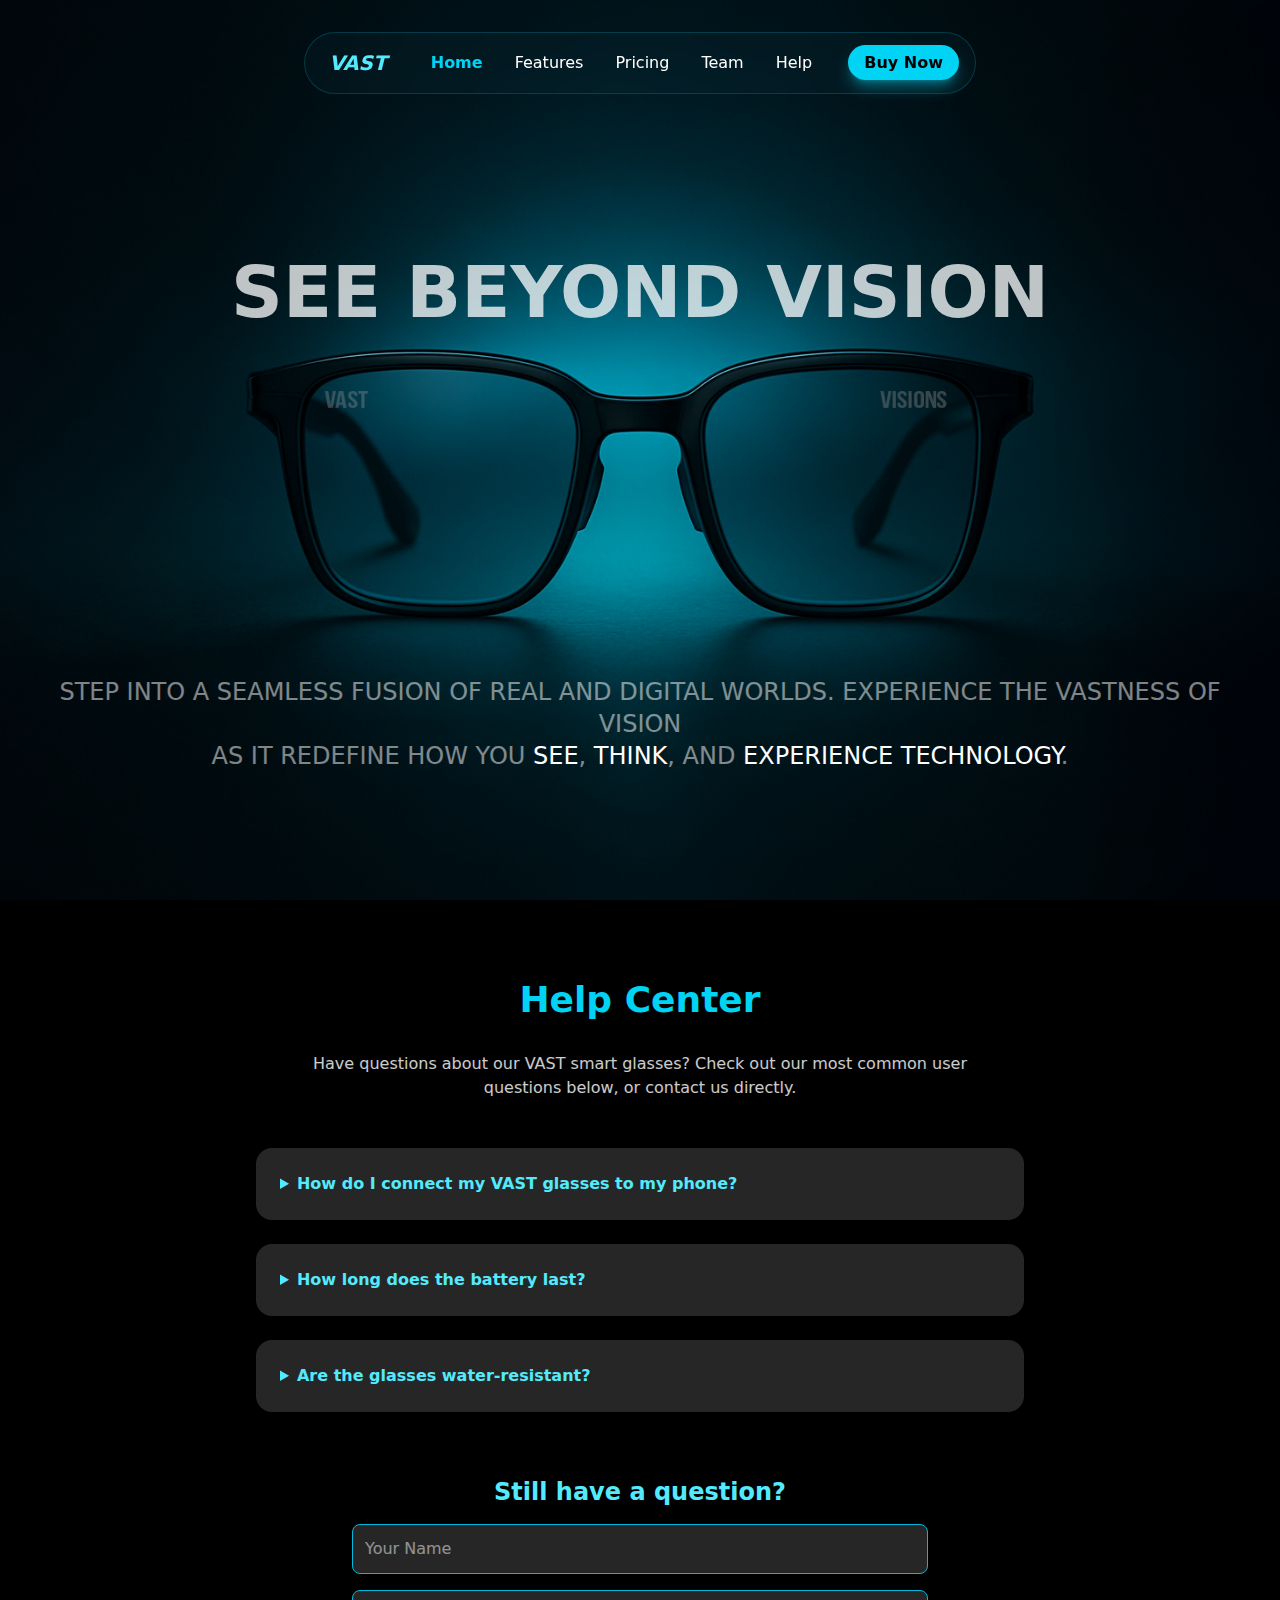
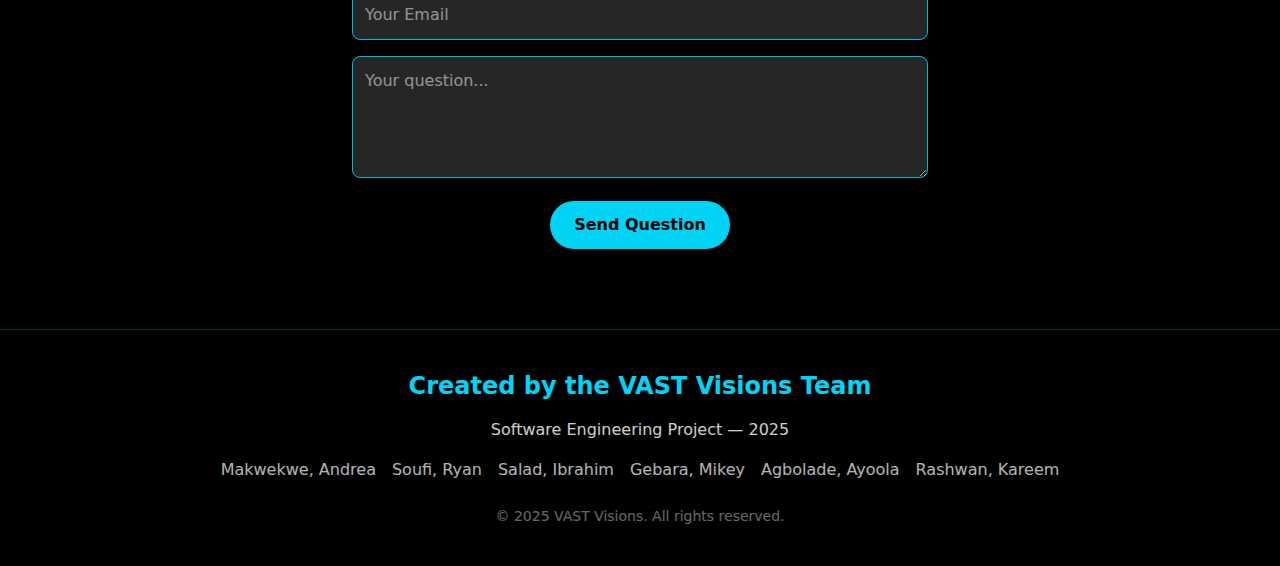
<file: index.html>
<!DOCTYPE html>
<html lang="en">
    <head>
        <title>VAST</title>
        <meta charset="utf-8"/>
        <meta name="viewport" content="width=device-width, initial-scale=1.0" />

        <script src="assets/js/tailwind.min.js"></script>
        <script language="javascript" src="assets/js/main.js"></script>
    </head>
    <body class="bg-neutral-800 text-white">
        <header class="flex justify-between items-center p-4 border border-cyan-400/20 bg-cyan-900/10 rounded-full max-w-2xl mx-auto absolute inset-x-0 top-8 z-[999] backdrop-blur-md">
            <div>
            <a href="index.html" class="font-extrabold px-2 italic text-xl text-cyan-300 hover:text-cyan-200">
                VAST
            </a>
            </div>

            <nav class="hidden sm:flex space-x-8">
                <a href="index.html" class="text-cyan-400 font-semibold hover:text-cyan-200">Home</a>
                <a href="features.html" class="hover:text-cyan-300 font-medium">Features</a>
                <a href="pricing.html" class="hover:text-cyan-300 font-medium">Pricing</a>
                <a href="team.html" class="hover:text-cyan-300 font-medium">Team</a>
                <a href="help.html" class="hover:text-cyan-300 font-medium">Help</a>
            </nav>

            <div class="flex item-center gap-x-4">
                <button class="sm:hidden cursor-pointer" onClick="menu();">
                    <svg xmlns="http://www.w3.org/2000/svg" width="24" height="24" viewBox="0 0 24 24" stroke="currentColor" stroke-width="2" stroke-linecap="round" stroke-linejoin="round" class="text-cyan-300"><path d="M4 5h16"/><path d="M4 12h16"/><path d="M4 19h16"/></svg>
                </button>

                <div>
                    <a href="pricing.html" class="button text-black bg-cyan-400 px-4 py-2 rounded-full hover:bg-cyan-300 font-semibold shadow-lg shadow-cyan-400/40">
                        Buy Now
                    </a>
                </div>
            </div>

            <div id="menu-mobile" class="hidden flex flex-col gap-y-4 absolute top-16 left-0 w-full items-center bg-black/80 py-8">
                <a href="index.html" class="text-cyan-500 font-medium">Home</a>
                <a href="features.html" class="hover:text-cyan-500 font-medium">Features</a>
                <a href="pricing.html" class="hover:text-cyan-500 font-medium">Pricing</a>
                <a href="team.html" class="hover:text-cyan-500 font-medium">Team</a>
                <a href="help.html" class="hover:text-cyan-500 font-medium">Help</a>
            </div>

        </header>

        <main>
            <section class="relative w-full h-screen flex justify-center items-center bg-black overflow-hidden ">
                <div class="absolute h-full w-full flex  justify-center items-start mt-64 sm:mt-128 px-4">
                    <h1 class="text-6xl sm:text-7xl font-bold text-white/75 uppercase text-center">See Beyond Vision</h1>
                </div>
                <img src="assets/images/hero.png"  alt="Hero Image"  class="w-full h-full object-cover hidden sm:flex" />
                <img src="assets/images/hero-mobile.png"  alt="Hero Image"  class="w-full h-full object-cover sm:hidden" />
                <div class="absolute h-full w-full flex justify-center items-end mb-16 sm:mb-64 z-99 px-4 flex ">
                    <h2 class="text-xl sm:text-2xl text-center text-white/50 uppercase">Step into a seamless fusion of real and digital worlds. Experience the VASTness of vision <br/>as it redefine how you <span class="text-white">see</span>, <span class="text-white">think</span>, and <span class="text-white">experience technology</span>.</h2>
                </div>
            </section>
            <section id="help" class="py-20 px-6 bg-black text-center">
            <h2 class="text-4xl font-bold text-cyan-400 mb-8">Help Center</h2>
            <p class="text-white/80 mb-12 max-w-2xl mx-auto">
              Have questions about our VAST smart glasses? Check out our most common user questions below, or contact us directly.
            </p>

            <div class="max-w-3xl mx-auto text-left space-y-6">
              <details class="bg-neutral-800 p-6 rounded-2xl shadow-lg">
                <summary class="font-semibold text-cyan-300 cursor-pointer">How do I connect my VAST glasses to my phone?</summary>
                <p class="mt-2 text-white/70">Open the VAST app on your smartphone, turn on Bluetooth, and select “VAST Vision” from available devices.</p>
              </details>

              <details class="bg-neutral-800 p-6 rounded-2xl shadow-lg">
                <summary class="font-semibold text-cyan-300 cursor-pointer">How long does the battery last?</summary>
                <p class="mt-2 text-white/70">A full charge lasts up to 8 hours of continuous use, depending on brightness and connectivity.</p>
              </details>

              <details class="bg-neutral-800 p-6 rounded-2xl shadow-lg">
                <summary class="font-semibold text-cyan-300 cursor-pointer">Are the glasses water-resistant?</summary>
                <p class="mt-2 text-white/70">Yes! VAST glasses are IPX4 rated, meaning they’re resistant to splashes and light rain.</p>
              </details>
            </div>

            <div class="mt-16">
              <h3 class="text-2xl font-semibold text-cyan-300 mb-4">Still have a question?</h3>
              <form action="mailto:vastvisions@gmail.com" method="POST" enctype="text/plain" class="max-w-xl mx-auto space-y-4">
                <input type="text" name="name" placeholder="Your Name" required class="w-full p-3 rounded-lg bg-neutral-800 border border-cyan-500 text-white"/>
                <input type="email" name="email" placeholder="Your Email" required class="w-full p-3 rounded-lg bg-neutral-800 border border-cyan-500 text-white"/>
                <textarea name="message" rows="4" placeholder="Your question..." required class="w-full p-3 rounded-lg bg-neutral-800 border border-cyan-500 text-white"></textarea>
                <button type="submit" class="bg-cyan-400 text-black font-semibold px-6 py-3 rounded-full hover:bg-cyan-300 transition">Send Question</button>
              </form>
            </div>
          </section>
            
        </main>

        <footer class="py-10 bg-black text-center border-t border-cyan-500/30">
          <h3 class="text-cyan-400 text-2xl font-semibold mb-4">Created by the VAST Visions Team</h3>
          <p class="text-white/80 mb-4">Software Engineering Project — 2025</p>
          <div class="flex flex-wrap justify-center gap-4 text-white/70">
            <span>Makwekwe, Andrea</span>
            <span>Soufi, Ryan</span>
            <span>Salad, Ibrahim</span>
            <span>Gebara, Mikey</span>
            <span>Agbolade, Ayoola</span>
            <span>Rashwan, Kareem</span>
          </div>
          <p class="mt-6 text-sm text-white/40">© 2025 VAST Visions. All rights reserved.</p>
        </footer>
    </body>
</html>
</file>
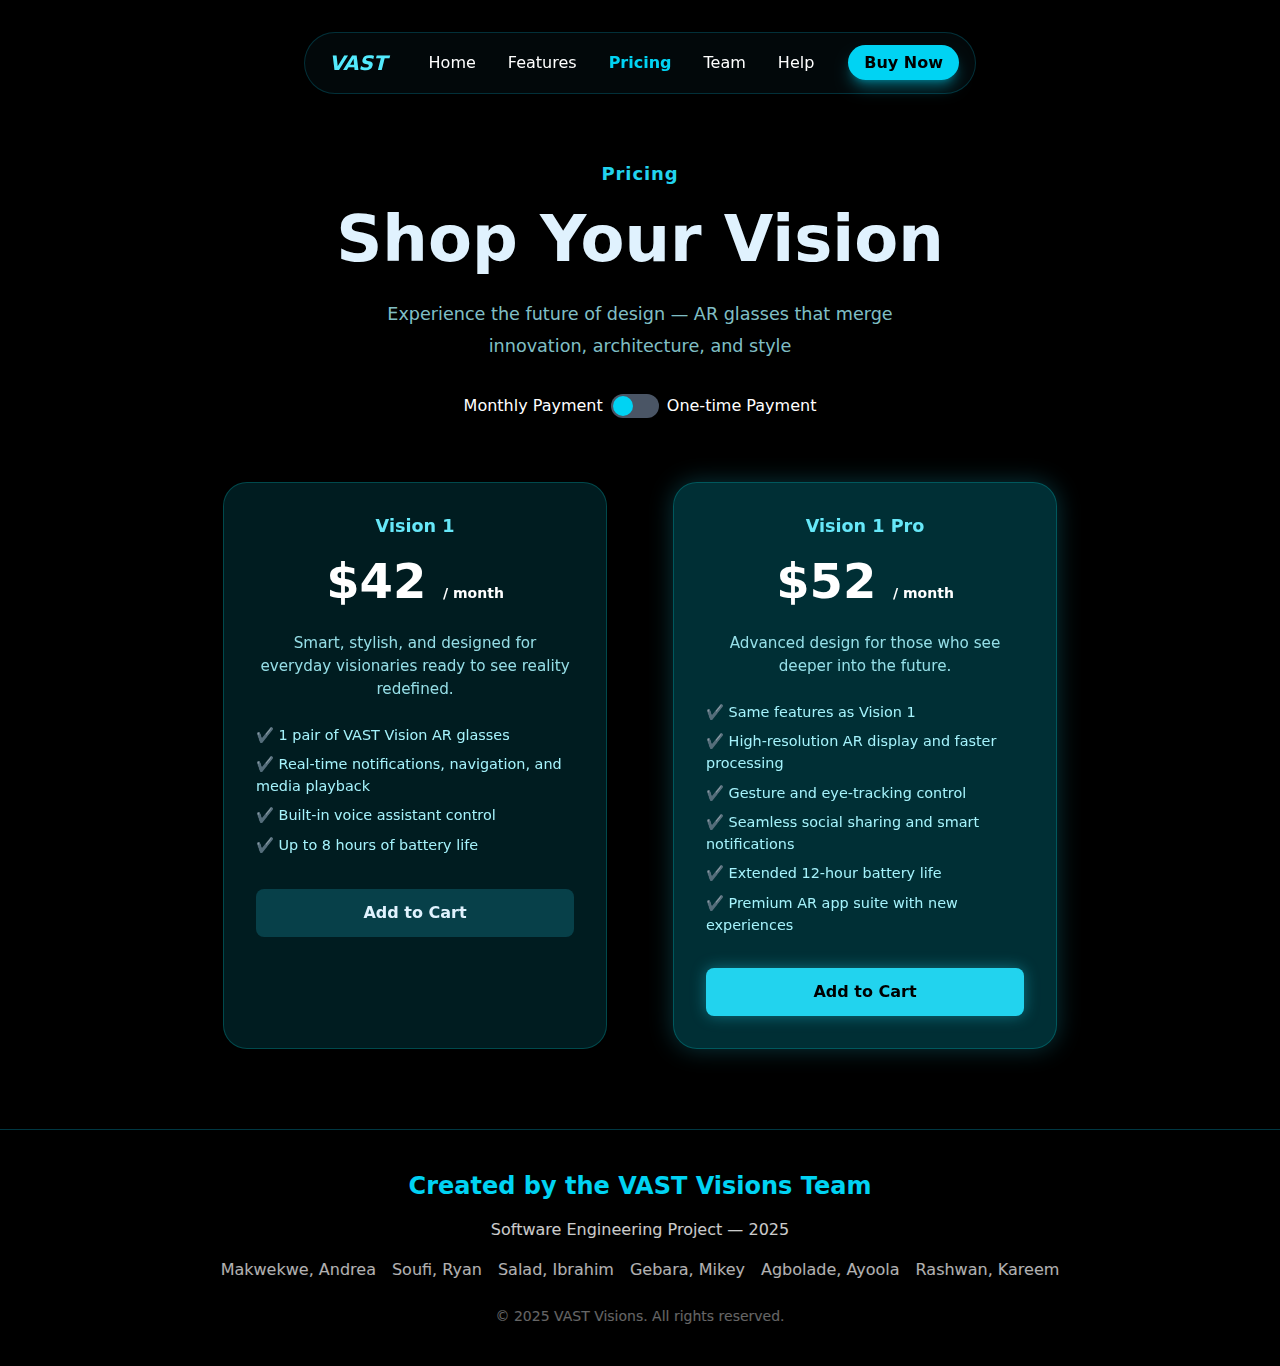
<file: pricing.html>
<!DOCTYPE html>
<html lang="en">
<head>
  <meta charset="UTF-8" />
  <meta name="viewport" content="width=device-width, initial-scale=1" />
  <title>Pricing</title>

  <link rel="stylesheet" type="text/css" href="assets/css/pricing.css" />
  <script src="assets/js/tailwind.min.js"></script>
  <script language="javascript" src="assets/js/main.js"></script>
  <script src="assets/js/pricing.js"></script>
</head>

<body class="bg-black text-white">

  <header class="flex justify-between items-center p-4 border border-cyan-400/20 bg-cyan-900/10 rounded-full max-w-2xl mx-auto absolute inset-x-0 top-8 z-[999] backdrop-blur-md">
        <div>
        <a href="index.html" class="font-extrabold px-2 italic text-xl text-cyan-300 hover:text-cyan-200">
            VAST
        </a>
        </div>

        <nav class="hidden sm:flex space-x-8">
            <a href="index.html" class="hover:text-cyan-300 font-medium">Home</a>
            <a href="features.html" class="hover:text-cyan-300 font-medium">Features</a>
            <a href="pricing.html" class="text-cyan-400 font-semibold hover:text-cyan-200">Pricing</a>
            <a href="team.html" class="hover:text-cyan-300 font-medium">Team</a>
            <a href="help.html" class="hover:text-cyan-300 font-medium">Help</a>
        </nav>

        <div class="flex item-center gap-x-4">
            <button class="sm:hidden cursor-pointer" onClick="menu();">
                <svg xmlns="http://www.w3.org/2000/svg" width="24" height="24" viewBox="0 0 24 24" stroke="currentColor" stroke-width="2" stroke-linecap="round" stroke-linejoin="round" class="text-cyan-300"><path d="M4 5h16"/><path d="M4 12h16"/><path d="M4 19h16"/></svg>
            </button>

            <div>
                <a href="pricing.html" class="button text-black bg-cyan-400 px-4 py-2 rounded-full hover:bg-cyan-300 font-semibold shadow-lg shadow-cyan-400/40">
                    Buy Now
                </a>
            </div>
        </div>

        <div id="menu-mobile" class="hidden flex flex-col gap-y-4 absolute top-16 left-0 w-full items-center bg-black/80 py-8">
            <a href="index.html" class="text-cyan-500 font-medium">Home</a>
            <a href="features.html" class="hover:text-cyan-500 font-medium">Features</a>
            <a href="pricing.html" class="hover:text-cyan-500 font-medium">Pricing</a>
            <a href="team.html" class="hover:text-cyan-500 font-medium">Team</a>
            <a href="help.html" class="hover:text-cyan-500 font-medium">Help</a>
        </div>

    </header>


  <section class="main-section pt-40 text-center">
    <h2 class="text-cyan-400 text-lg mb-2">Pricing</h2>
    <h1 class="text-4xl font-extrabold mb-4">Shop Your Vision</h1>
    <p class="description text-gray-300 max-w-2xl mx-auto mb-12">
      Experience the future of design — AR glasses that merge innovation, architecture, and style
    </p>

    <div class="toggle-container text-center mt-8 mb-12 flex justify-center">
      <label class="inline-flex items-center cursor-pointer">
        <span class="mr-2 font-medium">Monthly Payment</span>
        <input type="checkbox" id="togglePricing" class="hidden" onchange="togglePrice()" />
        <div class="w-12 h-6 bg-gray-600 rounded-full relative">
          <div id="toggleCircle" class="w-5 h-5 bg-cyan-400 rounded-full absolute top-0.5 left-0.5 transition-all duration-300"></div>
        </div>
        <span class="ml-2 font-medium">One-time Payment</span>
      </label>
    </div>

    <div class="pricing-cards flex flex-col md:flex-row justify-center gap-8 px-4">
      <div class="card light bg-cyan-900/10 border border-cyan-400/20 rounded-2xl p-6 shadow-lg max-w-sm mx-auto">
        <h3 class="text-2xl font-bold mb-2 text-cyan-300">Vision 1</h3>
        <p class="price text-4xl font-extrabold mb-4">$42 <span class="text-sm">/ month</span></p>
        <p class="subtitle text-gray-300 mb-4">
          Smart, stylish, and designed for everyday visionaries ready to see reality redefined.
        </p>
        <ul class="text-left mb-6 space-y-2">
          <li>✔️ 1 pair of VAST Vision AR glasses</li>
          <li>✔️ Real-time notifications, navigation, and media playback</li>
          <li>✔️ Built-in voice assistant control</li>
          <li>✔️ Up to 8 hours of battery life</li>
        </ul>
        <a href="#" class="btn" onclick="addToCart('Vision 1')">Add to Cart</a>
      </div>

      <div class="card dark bg-cyan-900/20 border border-cyan-400/30 rounded-2xl p-6 shadow-lg max-w-sm mx-auto">
        <h3 class="text-2xl font-bold mb-2 text-cyan-300">Vision 1 Pro</h3>
        <p class="price text-4xl font-extrabold mb-4">$52 <span class="text-sm">/ month</span></p>
        <p class="subtitle text-gray-300 mb-4">
          Advanced design for those who see deeper into the future.
        </p>
        <ul class="text-left mb-6 space-y-2">
          <li>✔️ Same features as Vision 1</li>
          <li>✔️ High-resolution AR display and faster processing</li>
          <li>✔️ Gesture and eye-tracking control</li>
          <li>✔️ Seamless social sharing and smart notifications</li>
          <li>✔️ Extended 12-hour battery life</li>
          <li>✔️ Premium AR app suite with new experiences</li>
        </ul>
        <a href="#" class="btn" onclick="addToCart('Vision 1 Pro')">Add to Cart</a>
      </div>
    </div>
  </section>
  <footer class="py-10 bg-black text-center border-t border-cyan-500/30">
      <h3 class="text-cyan-400 text-2xl font-semibold mb-4">Created by the VAST Visions Team</h3>
      <p class="text-white/80 mb-4">Software Engineering Project — 2025</p>
      <div class="flex flex-wrap justify-center gap-4 text-white/70">
        <span>Makwekwe, Andrea</span>
        <span>Soufi, Ryan</span>
        <span>Salad, Ibrahim</span>
        <span>Gebara, Mikey</span>
        <span>Agbolade, Ayoola</span>
        <span>Rashwan, Kareem</span>
      </div>
      <p class="mt-6 text-sm text-white/40">© 2025 VAST Visions. All rights reserved.</p>
    </footer>
</body>
</html>
</file>
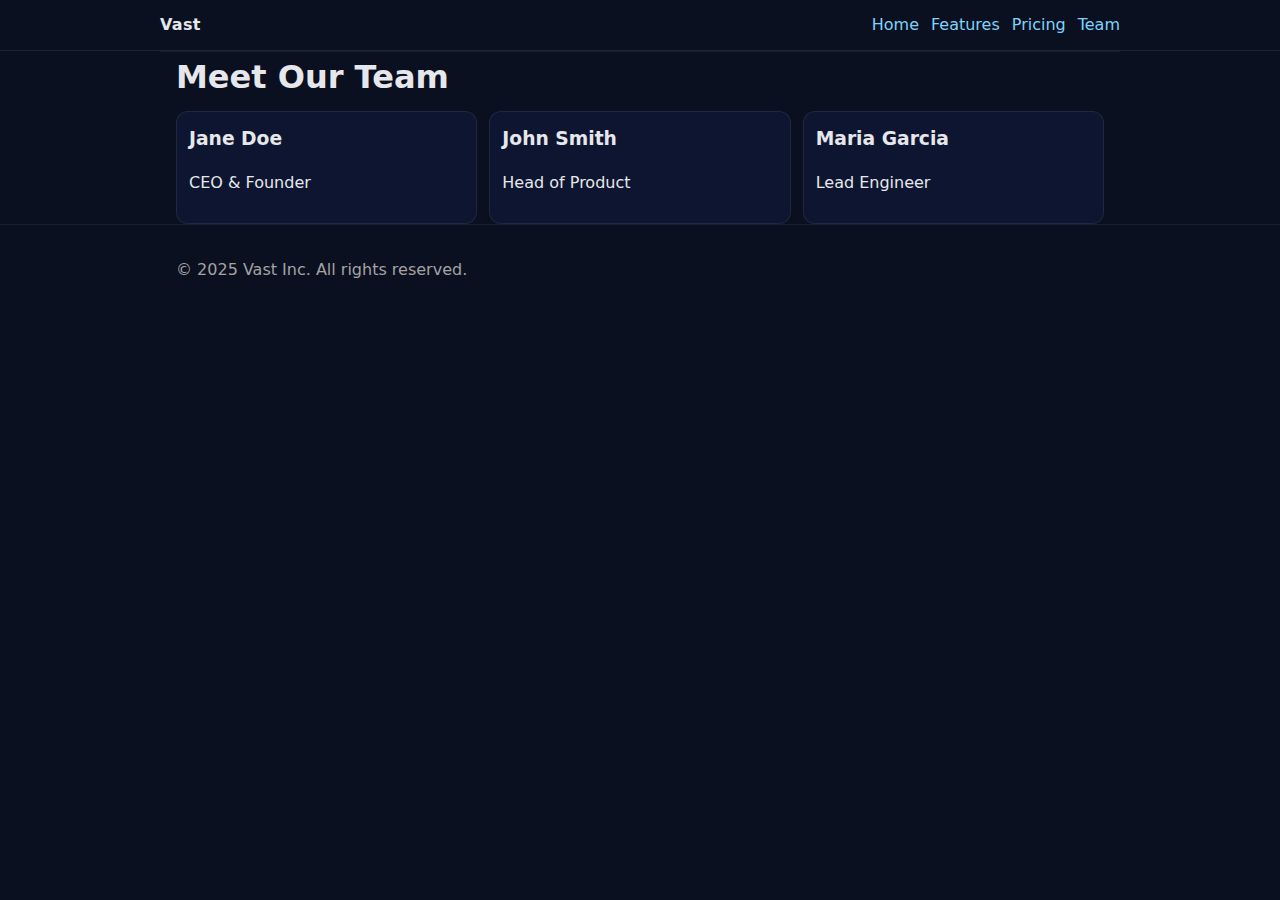
<file: team.html>
<!-- team.html -->
<!DOCTYPE html>
<html lang="en">
<head>
  <meta charset="UTF-8" />
  <meta name="viewport" content="width=device-width, initial-scale=1.0" />
  <title>Vast - Our Team</title>
  <link rel="stylesheet" href="assets/css/style.css" />
</head>
<body>

  <!-- Header -->
  <header>
    <div class="wrap nav">
      <div class="logo">Vast</div>
      <ul>
        <li><a href="index.html">Home</a></li>
          <li><a href="features.html">Features</a></li>
          <li><a href="pricing.html">Pricing</a></li>
          <li><a href="team.html">Team</a></li>
      </ul>
    </div>
  </header>

  <!-- Team Section -->
  <main>
    <section class="wrap">
      <h1>Meet Our Team</h1>
      <div class="cards">
        <div class="card">
          <h3>Jane Doe</h3>
          <p>CEO & Founder</p>
        </div>
        <div class="card">
          <h3>John Smith</h3>
          <p>Head of Product</p>
        </div>
        <div class="card">
          <h3>Maria Garcia</h3>
          <p>Lead Engineer</p>
        </div>
      </div>
    </section>
  </main>

  <!-- Footer -->
  <footer>
    <div class="wrap">
      <p>© 2025 Vast Inc. All rights reserved.</p>
    </div>
  </footer>

</body>
</html>
</file>
<file: assets/css/pricing.css>
.main-section {
    padding: 10rem 1.5rem 5rem;
    text-align: center;
    position: relative;
}

.main-section h2 {
    color: #22d3ee;
    font-weight: 600;
    letter-spacing: 0.05em;
}

.main-section h1 {
    font-size: 3rem;
    font-weight: 600;
    color: #e0f2fe;
    margin-top: 1rem;
}

@media (min-width: 640px) {
    .main-section h1 {
        font-size: 4rem;
    }
}

.main-section p.description {
    max-width: 600px;
    margin: 1.5rem auto 0;
    font-size: 1.1rem;
    color: rgba(165, 243, 252, 0.8);
    line-height: 1.8;
}

.pricing-cards {
    display: grid;
    grid-template-columns: 1fr;
    gap: 2rem;
    max-width: 900px;
    margin: 4rem auto 0;
}

@media (min-width: 768px) {
    .pricing-cards {
        grid-template-columns: 1fr 1fr;
    }
}

.card {
    border-radius: 24px;
    padding: 2rem;
    border: 1px solid rgba(0, 255, 255, 0.2);
    backdrop-filter: blur(10px);
    transition: all 0.3s ease;
}

.card:hover {
    border-color: rgba(34, 211, 238, 0.4);
}

.card.light {
    background-color: rgba(0, 188, 212, 0.15);
}

.card.dark {
    background-color: rgba(0, 188, 212, 0.25);
    box-shadow: 0 0 25px rgba(34, 211, 238, 0.25);
}

.card h3 {
    color: #67e8f9;
    font-weight: 600;
    font-size: 1.1rem;
}

.price {
    margin-top: 1rem;
    font-size: 3rem;
    font-weight: 600;
    color: #fff;
}

.card p.subtitle {
    color: rgba(165, 243, 252, 0.9);
    margin-top: 1.5rem;
    font-size: 0.95rem;
}

.card ul {
    list-style: none;
    margin-top: 1.5rem;
    color: #a5f3fc;
    text-align: left;
    font-size: 0.9rem;
}

.card ul li {
    margin-bottom: 0.5rem;
}

.card a.btn {
    display: block;
    text-align: center;
    margin-top: 2rem;
    background-color: rgba(34, 211, 238, 0.2);
    color: #e0f2fe;
    padding: 0.75rem;
    border-radius: 8px;
    font-weight: 600;
    text-decoration: none;
    transition: all 0.3s ease;
}

.card a.btn:hover {
    background-color: rgba(34, 211, 238, 0.4);
}

.card.dark a.btn {
    background-color: #22d3ee;
    color: #000;
    box-shadow: 0 0 15px rgba(34, 211, 238, 0.4);
}

.card.dark a.btn:hover {
    background-color: #67e8f9;
}
</file>
<file: assets/css/style.css>
/* style.css - main entry point */
@import url('base.css');
@import url('layout.css');
@import url('components.css');
</file>
